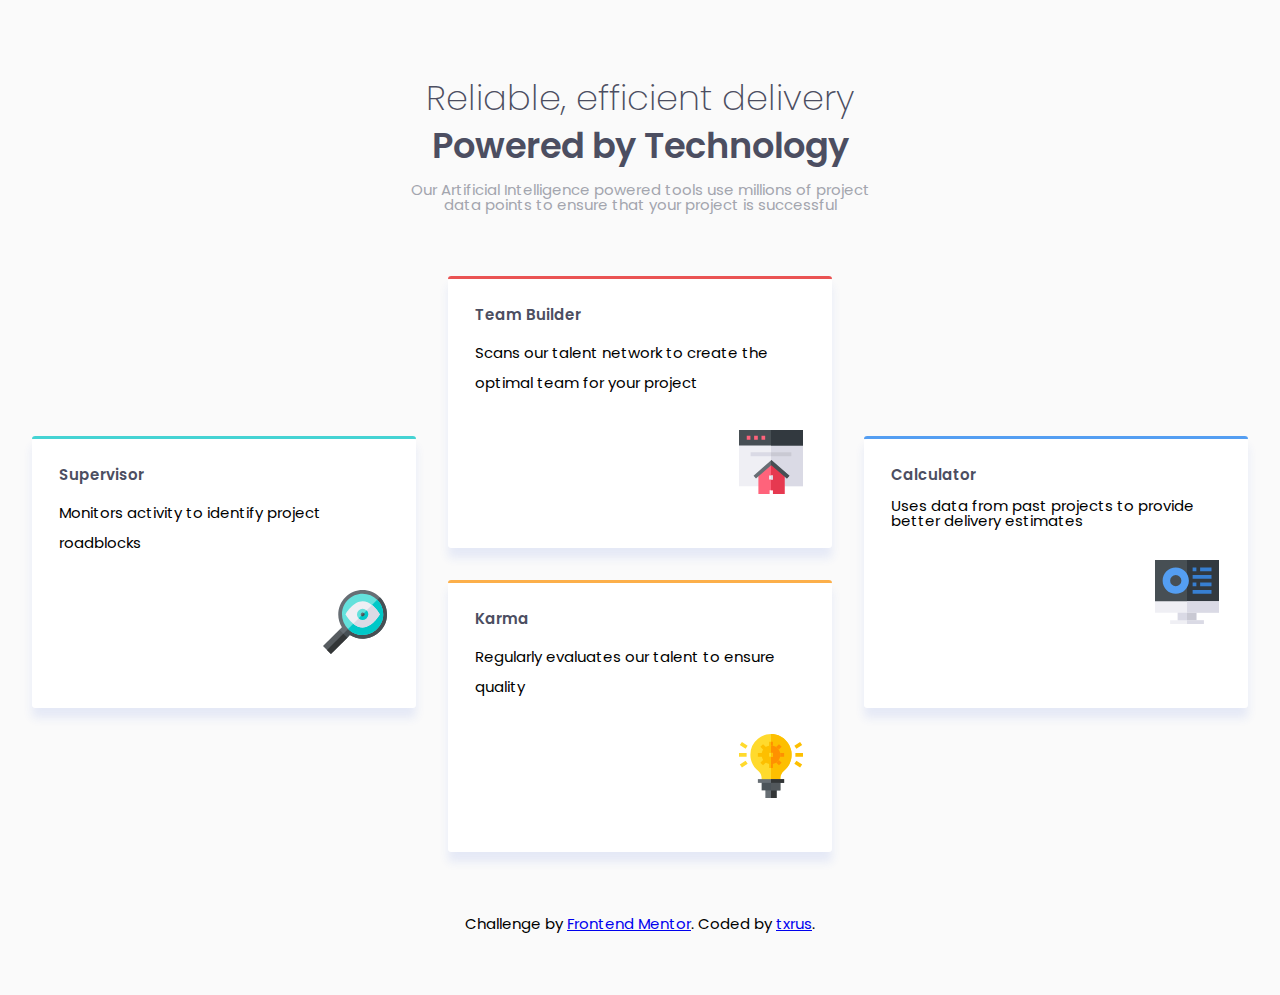
<file: four-card-feature-section-master/index.html>
<!DOCTYPE html>
<html lang="en">

<head>
  <meta charset="UTF-8">
  <meta name="viewport" content="width=device-width, initial-scale=1.0">
  <!-- displays site properly based on user's device -->

  <link rel="icon" type="image/png" sizes="32x32" href="./images/favicon-32x32.png">
  <link rel="stylesheet" href="scss/style.css">

  <title>Frontend Mentor | Four card feature section</title>
</head>

<body>
  <main>
    <div class="container">
      <div class="container__intro">
        <h2 class="container__intro__header">Reliable, efficient delivery</h2>
        <h2 class="container__intro__header b-text">Powered by Technology</h2>
        <p class="container__intro__desc">Our Artificial Intelligence powered tools use millions of project data points
          to ensure that your project is successful</p>
      </div>

      <div class="card">
        <ul class="card__list flow-content">
          <li class="card__item">
            <h3 class="card__header b-text">Supervisor</h3>
            <p class="card__desc">Monitors activity to identify project roadblocks</p>
            <img class="card__img" src="images/icon-supervisor.svg" alt="">
          </li>
          <li class="card__item">
            <h3 class="card__header b-text">Team Builder</h3>
            <p class="card__desc">Scans our talent network to create the optimal team for your project</p>
            <img class="card__img" src="images/icon-team-builder.svg" alt="">
          </li>
          <li class="card__item">
            <h3 class="card__header b-text">Karma</h3>
            <p class="card__desc">Regularly evaluates our talent to ensure quality</p>
            <img class="card__img" src="images/icon-karma.svg" alt="">
          </li>
          <li class="card__item">
            <h3 class="card__header b-text">Calculator</h3>
            <p class="card__desc"></p>Uses data from past projects to provide better delivery estimates</p>
            <img class="card__img" src="images/icon-calculator.svg" alt="">
          </li>
        </ul>
      </div>

    </div>
  </main>








  <footer>
    <p class="attribution">
      Challenge by <a href="https://www.frontendmentor.io?ref=challenge" target="_blank">Frontend Mentor</a>.
      Coded by <a href="#">txrus</a>.
    </p>
  </footer>
</body>

</html>
</file>
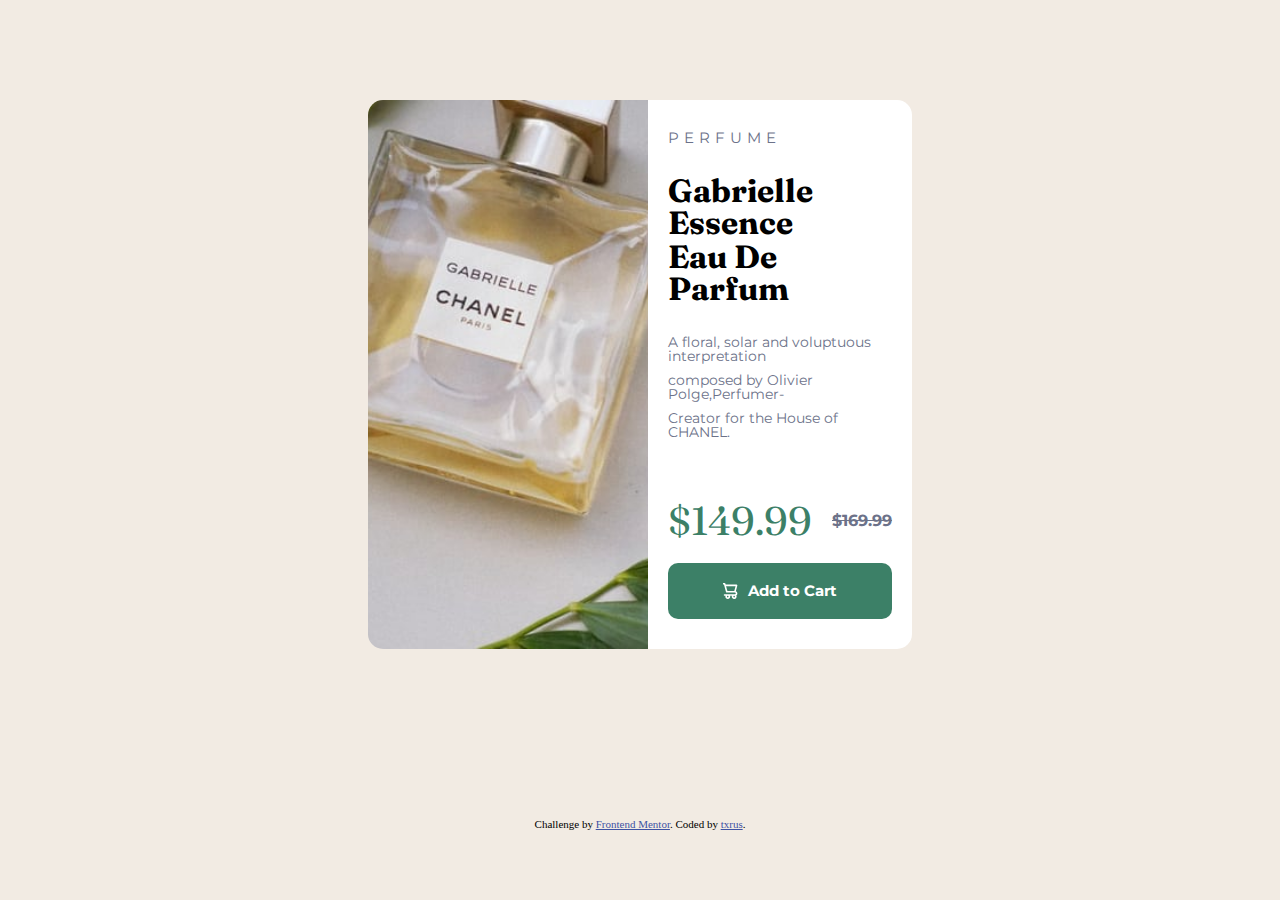
<file: product-preview-card-component-main/index.html>
<!DOCTYPE html>
<html lang="en">

<head>
  <meta charset="UTF-8">
  <meta name="viewport" content="width=device-width, initial-scale=1.0">
  <!-- displays site properly based on user's device -->

  <link rel="icon" type="image/png" sizes="32x32" href="./images/favicon-32x32.png">
  <link rel="stylesheet" href="style.css">

  <title>Frontend Mentor | Product preview card component</title>

  <!-- Feel free to remove these styles or customise in your own stylesheet 👍 -->
  <style>
    .attribution {
      font-size: 11px;
      text-align: center;
    }

    .attribution a {
      color: hsl(228, 45%, 44%);
    }
  </style>
</head>

<body>

    <div class="card">
      <img class="image-product" src="images/image-product-mobile.jpg" alt="image-product">
      <div class="card-box">
        <h3>PERFUME</h3>
          <div class="header-box">
            <h2>Gabrielle Essence</h2>
            <h2>Eau De Parfum</h2>
          </div>
          <div class="detail-box">
            <p>A floral, solar and voluptuous interpretation</p>
            <p>composed by Olivier Polge,Perfumer-</p>
            <p>Creator for the House of CHANEL.</p>
          </div>
          <div class="cost-box">
            <h2>$149.99</h2>
            <span class="cost">$169.99</span>
          </div>
          <a href="#/" class="cart-button"><img class="icon-button" src="images/icon-cart.svg"><span>Add to Cart</span></a>
      </div>
    </div>


  <div class="attribution">
    Challenge by <a href="https://www.frontendmentor.io?ref=challenge" target="_blank">Frontend Mentor</a>.
    Coded by <a href="#">txrus</a>.
  </div>
</body>

</html>
</file>
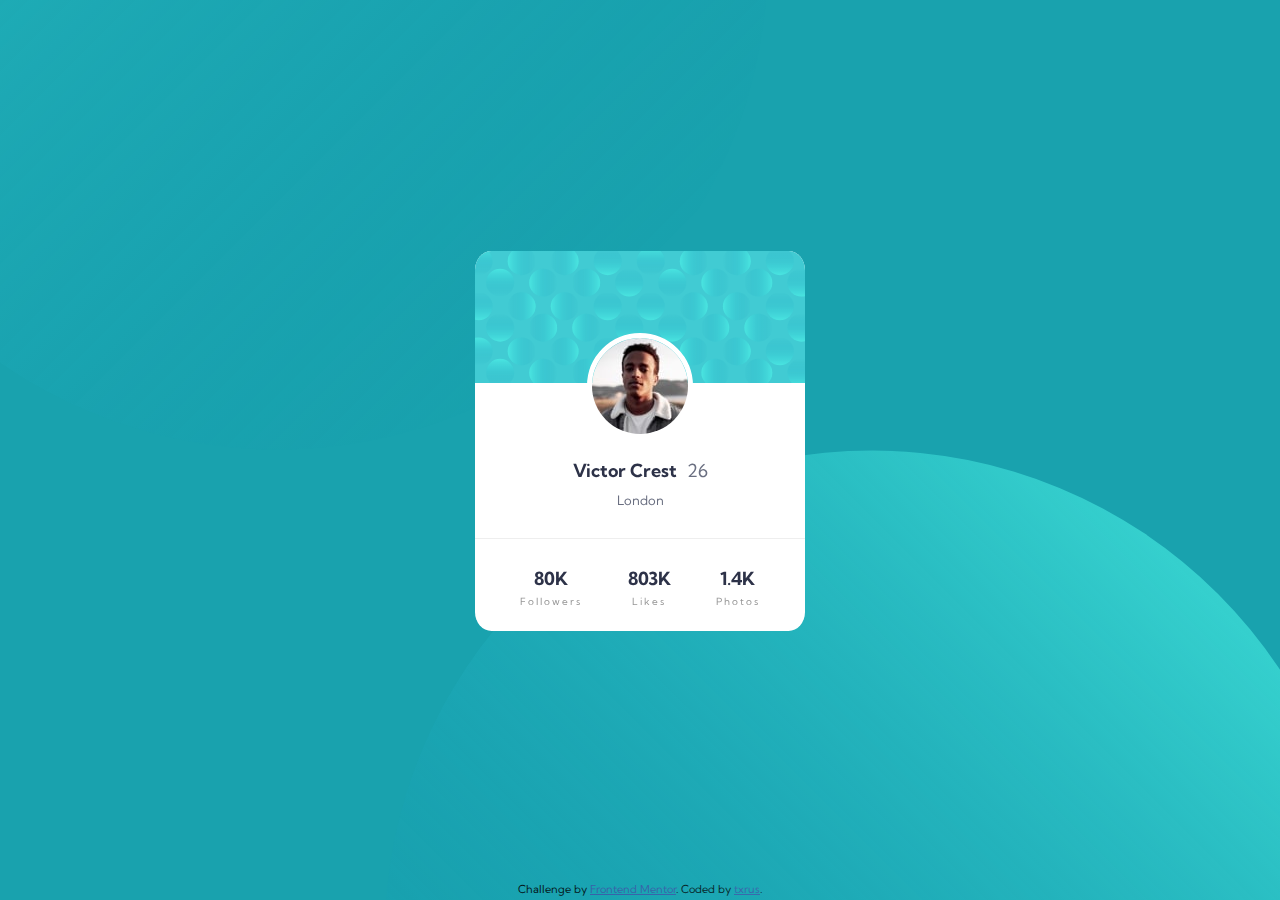
<file: profile-card-component-main/index.html>
<!DOCTYPE html>
<html lang="en">

<head>
  <meta charset="UTF-8">
  <meta name="viewport" content="width=device-width, initial-scale=1.0">
  <!-- displays site properly based on user's device -->

  <link rel="icon" type="image/png" sizes="32x32" href="./images/favicon-32x32.png">
  <link rel="stylesheet" href="style.css">

  <title>Frontend Mentor | Profile card component</title>


</head>

<body>
  <section>
    <img src="images/bg-pattern-top.svg" alt="" class="bg bg-bottom">
    <img src="images/bg-pattern-bottom.svg" alt="" class="bg bg-top">
    <div class="conatainer">
      <div class="card-wrapper">
        <div class="card">
          <img src="images/bg-pattern-card.svg" alt="" class="card-img">
          <img src="images/image-victor.jpg" alt="" class="profile-img">
          <h1>Victor Crest<span>26</span></h1>
          <p>London</p>
          <ul class="stats">
            <li><span id="stats-span">80K</span>Followers</li>
            <li><span id="stats-span">803K</span>Likes</li>
            <li><span id="stats-span">1.4K</span>Photos</li>
          </ul>
        </div>
      </div>
    </div>
  </section>



  <div class="attribution">
    Challenge by <a href="https://www.frontendmentor.io?ref=challenge" target="_blank">Frontend Mentor</a>.
    Coded by <a href="#">txrus</a>.
  </div>
  <!--   Victor Crest
  26
  London

  80K
  Followers

  803K
  Likes

  1.4K
  Photos 
.attribution { font-size: 11px; text-align: center; }
.attribution a { color: hsl(228, 45%, 44%); }-->
</body>

</html>
</file>
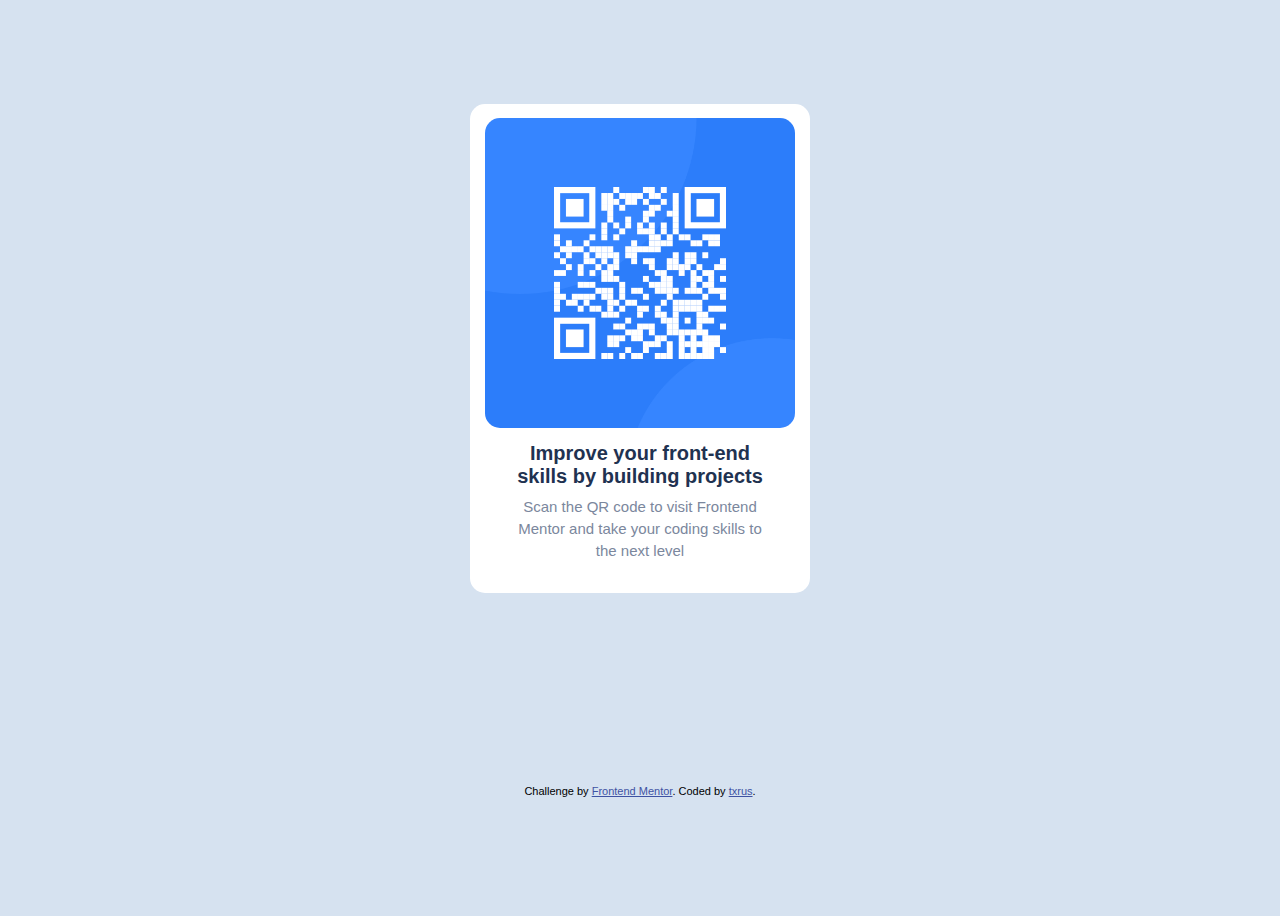
<file: qr-code-component-main/index.html>
<!DOCTYPE html>
<html lang="en">

<head>
  <meta charset="UTF-8">
  <meta name="viewport" content="width=device-width, initial-scale=1.0">
  <!-- displays site properly based on user's device -->

  <link rel="icon" type="image/png" sizes="32x32" href="./images/favicon-32x32.png">
  <link rel="stylesheet" href="style.css">

  <title>Frontend Mentor | QR code component</title>

  <!-- Feel free to remove these styles or customise in your own stylesheet 👍 -->
  <style>
    .attribution {
      font-size: 11px;
      text-align: center;
    }

    .attribution a {
      color: hsl(228, 45%, 44%);
    }
  </style>
</head>

<body>
  <section>
    <div>
      <img src="images/image-qr-code.png" alt="qr-code-img">
      <h1>
        Improve your front-end skills by building projects
      </h1>
      <p>
        Scan the QR code to visit Frontend
      </p>
      <p>Mentor and take your coding skills to</p>
      <p>the next level</p>
    </div>
  </section>


  <div class="attribution">
    Challenge by <a href="https://www.frontendmentor.io?ref=challenge" target="_blank">Frontend Mentor</a>.
    Coded by <a href="#">txrus</a>.
  </div>
</body>

</html>
</file>
<file: four-card-feature-section-master/scss/style.css>
@import url("https://fonts.googleapis.com/css2?family=Poppins:ital,wght@0,100;0,200;0,400;0,600;1,100&display=swap");
:root {
  --primary-red: hsl(0, 78%, 62%);
  --primary-cyan: hsl(180, 62%, 55%);
  --primary-orange: hsl(34, 97%, 64%);
  --primary-blue: hsl(212, 86%, 64%);
  --neutral-very-dark-blue: hsl(234, 12%, 34%);
  --neutral-grayish-blue: hsl(229, 6%, 66%);
  --neutral-very-light-gray: hsl(0, 0%, 98%);
  --fs-15: .9375rem;
  --fh-15: .9375rem;
  --ff-primary: 'Poppins', sans-serif;
}

@media (min-width: 80em) {
  :root {
    --fh-15: 2.2rem;
  }
}

/* http://meyerweb.com/eric/tools/css/reset/ 
   v2.0 | 20110126
   License: none (public domain)
*/
html, body, div, span, applet, object, iframe,
h1, h2, h3, h4, h5, h6, p, blockquote, pre,
a, abbr, acronym, address, big, cite, code,
del, dfn, em, img, ins, kbd, q, s, samp,
small, strike, strong, sub, sup, tt, var,
b, u, i, center,
dl, dt, dd, ol, ul, li,
fieldset, form, label, legend,
table, caption, tbody, tfoot, thead, tr, th, td,
article, aside, canvas, details, embed,
figure, figcaption, footer, header, hgroup,
menu, nav, output, ruby, section, summary,
time, mark, audio, video {
  margin: 0;
  padding: 0;
  border: 0;
  font-size: 100%;
  font: inherit;
  vertical-align: baseline;
}

/* HTML5 display-role reset for older browsers */
article, aside, details, figcaption, figure,
footer, header, hgroup, menu, nav, section {
  display: block;
}

body {
  line-height: 1;
}

ol, ul {
  list-style: none;
}

blockquote, q {
  quotes: none;
}

blockquote:before, blockquote:after,
q:before, q:after {
  content: '';
  content: none;
}

table {
  border-collapse: collapse;
  border-spacing: 0;
}

body {
  font-family: var(--ff-primary);
  font-size: var(--fs-15);
  padding-top: 5rem;
  text-align: center;
  background-color: var(--neutral-very-light-gray);
}

.container {
  margin: 0 auto;
  padding: 0 4rem;
  min-width: 20rem;
  max-width: 70rem;
}

.container__intro {
  margin-left: auto;
  margin-right: auto;
}

@media (min-width: 80rem) {
  .container__intro {
    width: 55ch;
  }
}

.container__intro__header {
  font-size: var(--fh-15);
  font-weight: 200;
  color: var(--neutral-very-dark-blue);
  margin-bottom: .8rem;
}

.container__intro__desc {
  color: var(--neutral-grayish-blue);
  margin-top: 1.2rem;
  margin-bottom: 4rem;
}

footer {
  margin: 4rem auto;
}

.card {
  text-align: start;
}

@media (min-width: 80em) {
  .card__list {
    display: -ms-grid;
    display: grid;
    place-content: center;
    -ms-grid-columns: (24rem)[3];
        grid-template-columns: repeat(3, 24rem);
    -ms-grid-rows: 17rem 17rem;
        grid-template-rows: 17rem 17rem;
    gap: 2rem;
  }
}

.card__item {
  padding: 1.7rem;
  background-color: white;
  border-radius: .2rem;
  -webkit-box-shadow: 0px 10px 10px rgba(47, 93, 218, 0.1);
          box-shadow: 0px 10px 10px rgba(47, 93, 218, 0.1);
}

.card__item:nth-child(1) {
  border-top: 3px solid var(--primary-cyan);
}

.card__item:nth-child(2) {
  border-top: 3px solid var(--primary-red);
}

.card__item:nth-child(3) {
  border-top: 3px solid var(--primary-orange);
}

.card__item:nth-child(4) {
  border-top: 3px solid var(--primary-blue);
}

@media (min-width: 80em) {
  .card__item:nth-child(1) {
    -ms-grid-row: 2;
    grid-row: 2;
    -webkit-transform: translateY(-9rem);
            transform: translateY(-9rem);
  }
  .card__item:nth-child(2) {
    -ms-grid-column: 2;
    -ms-grid-column-span: 1;
    grid-column: 2 / 3;
  }
  .card__item:nth-child(3) {
    -ms-grid-column: 2;
    -ms-grid-column-span: 1;
    grid-column: 2 / 3;
    -ms-grid-row: 2;
    grid-row: 2;
  }
  .card__item:nth-child(4) {
    -ms-grid-row: 2;
    grid-row: 2;
    -webkit-transform: translateY(-9rem);
            transform: translateY(-9rem);
  }
}

.card__header {
  color: var(--neutral-very-dark-blue);
  margin-bottom: 1rem;
}

.card__desc {
  line-height: 2;
}

.card__img {
  margin-top: 2rem;
  margin-left: 80%;
}

.b-text {
  font-weight: 600;
}

.flow-content > * {
  margin-bottom: 1.4rem;
}

@media (min-width: 80em) {
  .flow-content > * {
    margin: 0;
  }
}
/*# sourceMappingURL=style.css.map */
</file>
<file: product-preview-card-component-main/style.css>
@import url('https://fonts.googleapis.com/css2?family=Montserrat&family=Outfit:wght@200;400;700&display=swap');
@import url('https://fonts.googleapis.com/css2?family=Fraunces:opsz,wght@9..144,400;9..144,700&family=Montserrat&family=Outfit:wght@200;400;700&display=swap');
/* http://meyerweb.com/eric/tools/css/reset/ 
   v2.0 | 20110126
   License: none (public domain)
*/

html, body, div, span, applet, object, iframe,
h1, h2, h3, h4, h5, h6, p, blockquote, pre,
a, abbr, acronym, address, big, cite, code,
del, dfn, em, img, ins, kbd, q, s, samp,
small, strike, strong, sub, sup, tt, var,
b, u, i, center,
dl, dt, dd, ol, ul, li,
fieldset, form, label, legend,
table, caption, tbody, tfoot, thead, tr, th, td,
article, aside, canvas, details, embed, 
figure, figcaption, footer, header, hgroup, 
menu, nav, output, ruby, section, summary,
time, mark, audio, video {
	margin: 0;
	padding: 0;
	border: 0;
	font-size: 100%;
	font: inherit;
	vertical-align: baseline;
}
/* HTML5 display-role reset for older browsers */
article, aside, details, figcaption, figure, 
footer, header, hgroup, menu, nav, section {
	display: block;
}
body {
	line-height: 1;
}
ol, ul {
	list-style: none;
}
blockquote, q {
	quotes: none;
}
blockquote:before, blockquote:after,
q:before, q:after {
	content: '';
	content: none;
}
table {
	border-collapse: collapse;
	border-spacing: 0;
}
:root {
    --pm-dark-cyan: hsl(158, 36%, 37%);
    --pm-cream: hsl(30, 38%, 92%);
    --n-very-dark-blue: hsl(212, 21%, 14%);
    --n-dark-grayish-blue:  hsl(228, 12%, 48%);
    --n-white: hsl(0, 0%, 100%);
    
}
body {
    background-color: var(--pm-cream);
    height: 100vh;
    width: 100vw;
    display: grid;
    place-items: center;
    
}
h2 {
    margin: 2px 0;
    font-size: 32px;
}
h3 {
    font-family: 'Montserrat';
    letter-spacing: 5px;
    font-size: 15px;
    color: var(--n-dark-grayish-blue);
    margin: 30px 0;

}
p {
    margin: 10px 0;
}
.container {
    /*display: grid;
    place-items: center;*/
    width: 375px;
    
}
.image-product {
    width: 100%;
    border-top-left-radius: 15px;
    border-top-right-radius: 15px;
}
.card {
    width: 375px;
    display: flex;
    flex-direction: column;
    background-color: var(--n-white);
    margin: 30px 0;
    /*padding: 20px 30px;*/  
    border-radius: 15px;
     
}
.card-box {
    padding: 0 20px 30px 20px;
}
.header-box {
    margin-bottom: px;
    font-family: 'Fraunces', sans-serif;
    font-weight: bolder;
    font-size: 25px;
}
.detail-box {
    margin:30px 0 60px 0;
    font-family: 'Montserrat', sans-serif;
    font-size: 14px;
    color: var(--n-dark-grayish-blue)
}
    
.cart-button {
    display: flex;
    justify-content: center;
    background-color: var(--pm-dark-cyan);
    text-align: center;
    width: 100%;
    padding: 20px 0;
    border-radius: 10px;
    margin-top: 20px;
    text-decoration: none;
    color: white;
}

.cart-button span{
    margin-left: 10px;
    font-family: 'Montserrat';
    font-weight: bolder;
    font-size: 15px; 
    
}    
.cost-box {
    display: flex;
    align-items: center;
    color: blue;    
}
.cost-box h2 {
    font-family: 'Fraunces';
    font-size: 40px;
    color: var(--pm-dark-cyan)
}
.cost {
    margin-left: 20px;
    text-decoration: line-through;
    font-family: 'Montserrat';
    color: var(--n-dark-grayish-blue);
    font-weight: 700;
}

@media (min-width: 600px){        
    .card {
        flex-direction: row;
        justify-content: center;
    }
    .card-box {
        background-color: white;
        border-top-right-radius: 15px;
        border-bottom-right-radius: 15px;
    }
    .image-product {
        width: 280px;
        height: auto;
        border-top-right-radius: 0;
        border-bottom-left-radius: 15px;
        object-fit: cover;   
    }
}
</file>
<file: profile-card-component-main/style.css>
@import url('https://fonts.googleapis.com/css2?family=Kumbh+Sans:wght@400;700&display=swap');
:root {
    --dark-cyan: hsl(185, 75%, 39%);
    --very-dark-desaturated-blue: hsl(229, 23%, 23%);
    --dark-grayish-blue: hsl(227, 10%, 46%);
    --dark-gray: hsl(0, 0%, 59%);
}

* {
    margin: 0;
    padding: 0;
    box-sizing: border-box;
}
html {
    font-size: 10px;
    font-family: 'Kumbh Sans', sans-serif;
}
body {
    /* background: url(images/bg-pattern-top.svg) no-repeat -450px -800px , url(images/bg-pattern-bottom.svg) no-repeat 900px 550px; */
    background-color: var(--dark-cyan);

}
.bg-bottom  {
    position: fixed;
    top: 50%;
    left: 30%;
    overflow: hidden;

}
.bg-top  {
    position: fixed;
    bottom: 50%;
    right: 40%;
    overflow: hidden;

}
.card-wrapper {
    height: 98vh;
    display: flex;
    justify-content: center;
    align-items: center;
}
.card {
    width: 33rem;
    height: 38rem;
    display: flex;
    flex-direction: column;
    align-items: center;
    justify-content: start;
    background-color: #fff;
    border-radius: 5%;
    overflow: hidden;
    z-index: 999;
}
.card .card-img {
    width: 100%;
    object-fit: cover;
}
.card .profile-img {
    border-radius: 50%;
    object-fit: cover;
    margin-top: -5rem;
    z-index: 999;
    border: .5rem solid #fff;
    
}
.card h1 {
    font-size: 1.8rem;
    font-weight: 700;
    margin-top: 1rem;
    padding: 1rem 0;
    color: var(--very-dark-desaturated-blue);
    
}
.card span {
    padding-left: 1rem;
    font-weight: 400;
    color: var(--dark-grayish-blue)
}
.card p {
    font-size: 1.3rem;
    color: var(--dark-grayish-blue)
}
.card .stats {
    height: 100%;
    width: 100%;
    display: flex;
    border-top: 1px solid #eee;
    justify-content: space-evenly;
    align-items: center;
    list-style: none;
    margin-top: 3rem;
    padding: 2rem 0;
}
#stats-span {
    padding: .5rem 0;
    display: block;
    font-size: 1.8rem;
    font-weight: 700;
    color: var(--very-dark-desaturated-blue);
    letter-spacing: normal;
}
.card .stats li {
    font-size: 1rem;
    letter-spacing: .2rem;
    text-align: center;
    color: var(--dark-gray);
}
@media only screen and (min-width: 1440px) {
    .bg-top {
        height: 120rem;
        width: 120rem;
        bottom: 40%;
        right: 48%;
        rotate: 70deg;
    }

    .bg-bottom {
        height: 120rem;
        width: 120rem;
        top: 50%;
        left: 45%;
        rotate: -180deg;
        
    }
}
.attribution { font-size: 11px; text-align: center; }
.attribution a { color: hsl(228, 45%, 44%); }
</file>
<file: qr-code-component-main/style.css>
@import url('https://fonts.googleapis.com/css2?family=Outfit:wght@200;400;700&display=swap');
html {
    box-sizing: border-box;
    font-family: 'Out fit', sans-serif;
}
body {
    min-height: 100vh;
    min-width: 375px;
    background-color: hsl(212, 45%, 89%);
    display: grid;
    place-items: center;
}
section {
    width: 340px;
    display: flex;
    justify-content: center;
    align-items: center;
    flex-direction: column;
    border-radius: 15px;
    background-color: white;
    text-align: center;
    padding: 14px 0;
}
div {
    width: 310px;
    padding-bottom: 15px;
    
}

img {
    max-width: 100%;
    border-radius: 15px;
}
p {
    margin: 5px;
    color: hsl(220, 15%, 55%);
    font-weight: 400;
    font-size: 15px;

}
h1 {
    font-size: 20px;
    font-weight: 700;
    color: hsl(218, 44%, 22%);
    margin: 10px 18px;
    

    
}
</file>
